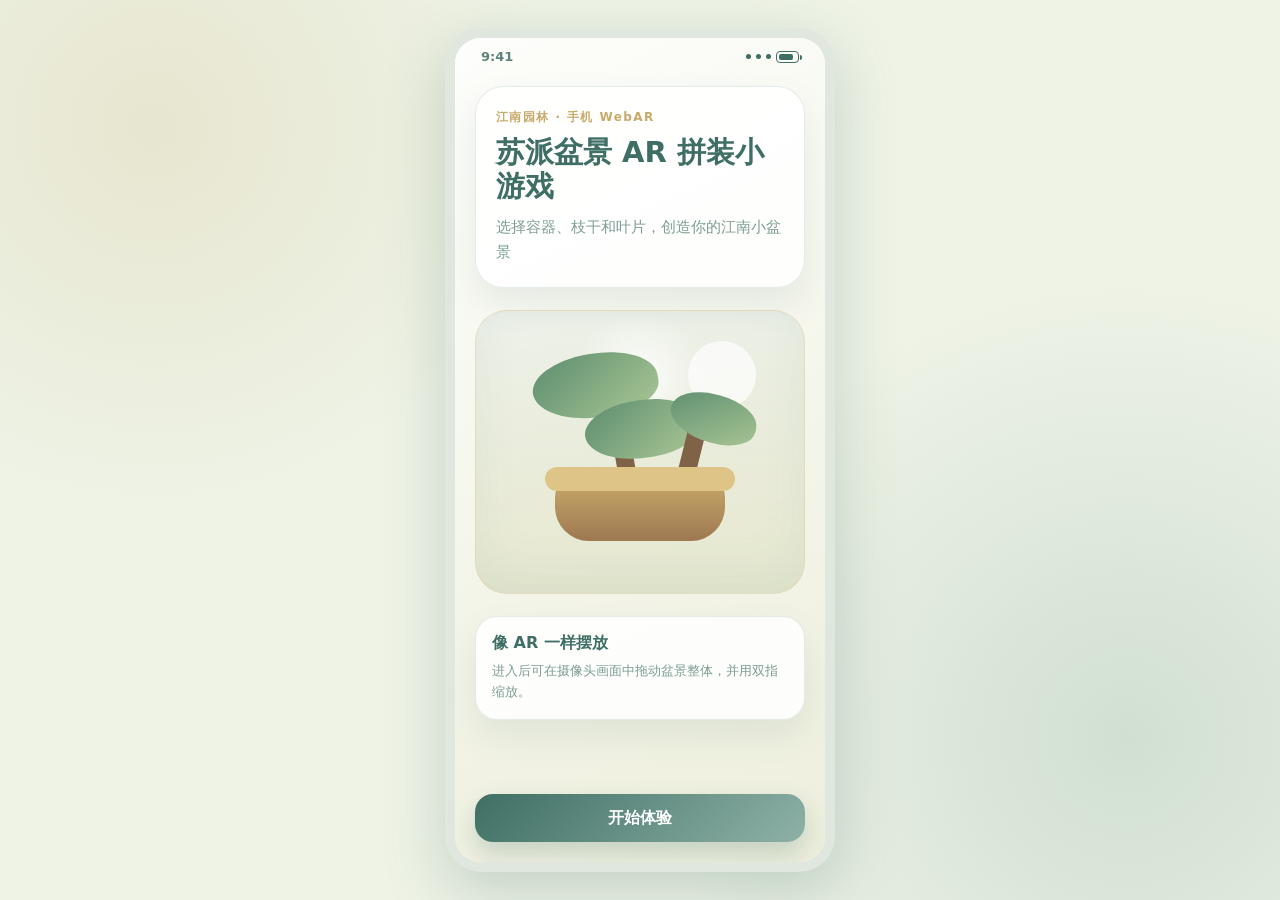
<file: index.html>
<!DOCTYPE html>
<html lang="zh-CN">
<head>
  <meta charset="UTF-8">
  <meta name="viewport" content="width=device-width, initial-scale=1.0, viewport-fit=cover">
  <meta name="theme-color" content="#8EB1A7">
  <title>苏派盆景 AR 拼装小游戏</title>
  <link rel="stylesheet" href="style.css">
</head>
<body>
  <main class="phone-shell" aria-label="苏派盆景 AR 拼装小游戏">
    <div class="app-screen">
      <div class="status-bar" aria-hidden="true">
        <span>9:41</span>
        <span class="status-icons">
          <span></span>
          <span></span>
          <span></span>
          <i></i>
        </span>
      </div>

      <section id="homePage" class="page page-home is-active">
        <div class="home-card">
          <p class="eyebrow">江南园林 · 手机 WebAR</p>
          <h1>苏派盆景 AR 拼装小游戏</h1>
          <p>选择容器、枝干和叶片，创造你的江南小盆景</p>
        </div>

        <div class="home-illustration" aria-hidden="true">
          <div class="sun"></div>
          <div class="illustration-branch branch-left"></div>
          <div class="illustration-branch branch-right"></div>
          <div class="illustration-pot"></div>
        </div>

        <div class="intro-note">
          <strong>像 AR 一样摆放</strong>
          <span>进入后可在摄像头画面中拖动盆景整体，并用双指缩放。</span>
        </div>

        <button id="startExperienceButton" class="primary-button start-button" type="button">开始体验</button>
      </section>

      <section id="gamePage" class="page page-game" aria-label="AR 拼装页面">
        <header class="top-nav">
          <button id="backHomeButton" class="icon-button" type="button" aria-label="返回首页">‹</button>
          <div>
            <strong>AR 拼装</strong>
            <span>拖动或双指缩放盆景整体</span>
          </div>
          <button id="resetPoseButton" class="small-button" type="button">居中</button>
        </header>

        <nav class="stepper" aria-label="拼装步骤">
          <button class="step-pill is-active" data-step="1" type="button">
            <b>1</b>
            <span>选容器</span>
          </button>
          <button class="step-pill" data-step="2" type="button">
            <b>2</b>
            <span>选枝干</span>
          </button>
          <button class="step-pill" data-step="3" type="button">
            <b>3</b>
            <span>选叶片</span>
          </button>
        </nav>

        <section id="cameraPanel" class="camera-panel">
          <video id="cameraVideo" autoplay playsinline muted></video>
          <div id="cameraFallback" class="camera-fallback">
            <strong>请允许摄像头权限</strong>
            <span>如果暂时无法开启，也可以先在预览中完成拼装。</span>
          </div>

          <div id="bonsaiObject" class="bonsai-object" aria-label="可拖动缩放的盆景对象">
            <img id="plantLayer" class="ar-asset plant-layer" alt="植物图层">
            <img id="containerLayer" class="ar-asset container-layer" alt="容器图层">
          </div>

          <p id="cameraMessage" class="camera-message" role="status">请允许摄像头权限，才能体验 AR 盆景拼装。</p>
        </section>

        <section class="choice-panel">
          <div class="choice-header">
            <p id="stepInstruction">请选择一个容器</p>
            <span id="selectionSummary">容器：01</span>
          </div>

          <div id="choiceGrid" class="choice-grid" aria-label="当前步骤素材选项"></div>

          <div class="flow-actions">
            <button id="prevStepButton" class="secondary-button" type="button">上一步</button>
            <button id="nextStepButton" class="primary-button" type="button">下一步：选枝干</button>
            <button id="finishBonsaiButton" class="primary-button is-hidden" type="button">完成我的盆景</button>
          </div>
        </section>
      </section>

      <section id="resultPage" class="page page-result" aria-label="结果页面">
        <div class="result-card">
          <div class="medal">景</div>
          <h2>你的苏派盆景完成啦！</h2>
          <p>你完成了一盆属于自己的江南小盆景。</p>

          <div class="result-preview">
            <div class="result-object">
              <img id="resultPlantLayer" class="result-plant" alt="最终组合植物图">
              <img id="resultContainerLayer" class="result-container" alt="最终容器图">
            </div>
          </div>

          <ul id="resultChoices" class="result-choices"></ul>

          <div class="result-actions">
            <button id="backToKivicubeButton" class="primary-button" type="button">返回 Kivicube 场景</button>
            <button id="remixButton" class="primary-button" type="button">重新搭配</button>
            <button id="resultHomeButton" class="secondary-button" type="button">返回首页</button>
          </div>
        </div>
      </section>
    </div>
  </main>

  <script src="script.js"></script>
</body>
</html>
</file>
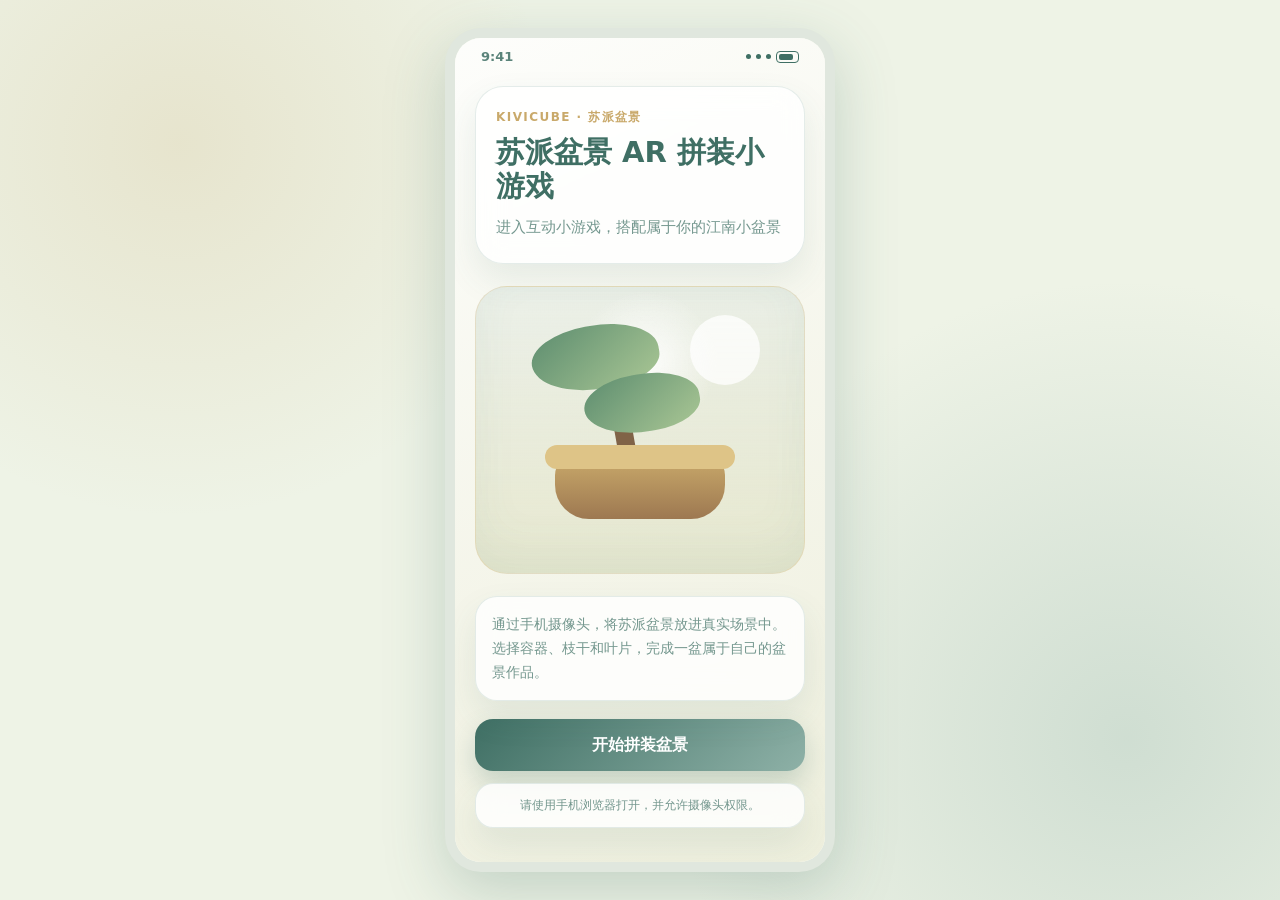
<file: kivicube-entry.html>
<!DOCTYPE html>
<html lang="zh-CN">
<head>
  <meta charset="UTF-8">
  <meta name="viewport" content="width=device-width, initial-scale=1.0, viewport-fit=cover">
  <meta name="theme-color" content="#8EB1A7">
  <title>苏派盆景 AR 拼装小游戏入口</title>
  <style>
    :root {
      --outer-bg: #EEF3E6;
      --card-bg: #F7F8EF;
      --jade: #8EB1A7;
      --deep: #3F6F64;
      --pale: #E5E6CB;
      --gold: #C9A96A;
      --soft-text: rgba(63, 111, 100, 0.72);
    }

    * {
      box-sizing: border-box;
    }

    html,
    body {
      width: 100%;
      min-height: 100%;
      margin: 0;
    }

    body {
      display: grid;
      min-height: 100vh;
      place-items: center;
      overflow: hidden;
      background:
        radial-gradient(circle at 14% 16%, rgba(201, 169, 106, 0.2), transparent 28%),
        radial-gradient(circle at 88% 82%, rgba(142, 177, 167, 0.32), transparent 34%),
        var(--outer-bg);
      color: var(--deep);
      font-family: "PingFang SC", "Microsoft YaHei", "Noto Sans SC", system-ui, sans-serif;
    }

    button {
      min-height: 52px;
      border: 0;
      font: inherit;
      cursor: pointer;
      -webkit-tap-highlight-color: transparent;
    }

    .phone-shell {
      width: 390px;
      height: 844px;
      overflow: hidden;
      border: 10px solid rgba(63, 111, 100, 0.12);
      border-radius: 36px;
      background: var(--card-bg);
      box-shadow: 0 20px 60px rgba(63, 111, 100, 0.25);
    }

    .entry-screen {
      position: relative;
      display: flex;
      width: 100%;
      height: 100%;
      flex-direction: column;
      padding: 48px 20px 22px;
      background:
        linear-gradient(155deg, rgba(255, 255, 255, 0.76), rgba(229, 230, 203, 0.5)),
        var(--card-bg);
    }

    .status-bar {
      position: absolute;
      top: 0;
      left: 0;
      display: flex;
      width: 100%;
      min-height: 34px;
      align-items: center;
      justify-content: space-between;
      padding: 7px 26px 4px;
      color: rgba(63, 111, 100, 0.86);
      font-size: 13px;
      font-weight: 800;
    }

    .status-icons {
      display: inline-flex;
      align-items: center;
      gap: 5px;
    }

    .status-icons span {
      width: 5px;
      height: 5px;
      border-radius: 50%;
      background: var(--deep);
    }

    .status-icons i {
      position: relative;
      width: 23px;
      height: 12px;
      border: 1.5px solid var(--deep);
      border-radius: 4px;
    }

    .status-icons i::before {
      position: absolute;
      top: 2px;
      left: 2px;
      width: 14px;
      height: 6px;
      border-radius: 2px;
      background: var(--deep);
      content: "";
    }

    .hero-card,
    .guide-card,
    .foot-note {
      border: 1px solid rgba(142, 177, 167, 0.24);
      background: rgba(255, 255, 255, 0.82);
      box-shadow: 0 16px 34px rgba(63, 111, 100, 0.1);
      backdrop-filter: blur(14px);
    }

    .hero-card {
      padding: 22px 20px;
      border-radius: 28px;
    }

    .eyebrow {
      margin: 0 0 10px;
      color: var(--gold);
      font-size: 12px;
      font-weight: 900;
      letter-spacing: 0.12em;
    }

    h1,
    p {
      margin-top: 0;
    }

    h1 {
      margin-bottom: 12px;
      color: var(--deep);
      font-size: 29px;
      line-height: 1.16;
    }

    .subtitle {
      margin-bottom: 0;
      color: var(--soft-text);
      font-size: 15px;
      line-height: 1.7;
    }

    .scene {
      position: relative;
      height: 292px;
      margin: 22px 0;
      overflow: hidden;
      border: 1px solid rgba(201, 169, 106, 0.25);
      border-radius: 32px;
      background:
        radial-gradient(circle at 52% 26%, rgba(255, 255, 255, 0.88), transparent 26%),
        linear-gradient(180deg, rgba(142, 177, 167, 0.12), rgba(229, 230, 203, 0.82));
      box-shadow: inset 0 -22px 44px rgba(63, 111, 100, 0.08);
    }

    .moon {
      position: absolute;
      top: 28px;
      right: 44px;
      width: 70px;
      height: 70px;
      border-radius: 50%;
      background: rgba(255, 255, 255, 0.74);
    }

    .branch {
      position: absolute;
      left: 50%;
      bottom: 100px;
      width: 18px;
      height: 132px;
      border-radius: 999px;
      background: #806347;
      transform: translateX(-18px) rotate(-10deg);
      transform-origin: bottom center;
    }

    .branch::before,
    .branch::after {
      position: absolute;
      border-radius: 48% 52% 44% 56%;
      background: linear-gradient(145deg, #5e8e70, #a9c694);
      content: "";
    }

    .branch::before {
      top: -20px;
      left: -70px;
      width: 128px;
      height: 64px;
    }

    .branch::after {
      top: 36px;
      right: -72px;
      width: 116px;
      height: 58px;
    }

    .pot {
      position: absolute;
      bottom: 54px;
      left: 50%;
      width: 170px;
      height: 62px;
      border-radius: 18px 18px 34px 34px;
      background: linear-gradient(180deg, #c9a96a, #9d7851);
      transform: translateX(-50%);
    }

    .pot::before {
      position: absolute;
      top: -12px;
      left: -10px;
      width: 190px;
      height: 24px;
      border-radius: 999px;
      background: #dec487;
      content: "";
    }

    .guide-card {
      margin-bottom: auto;
      padding: 16px;
      border-radius: 22px;
    }

    .guide-card p {
      margin-bottom: 0;
      color: var(--soft-text);
      font-size: 14px;
      line-height: 1.7;
    }

    .primary-button {
      width: 100%;
      margin-top: 18px;
      border-radius: 18px;
      background: linear-gradient(135deg, var(--deep), var(--jade));
      color: #fff;
      font-weight: 900;
      box-shadow: 0 12px 26px rgba(63, 111, 100, 0.24);
      transition: transform 0.18s ease, box-shadow 0.18s ease;
    }

    .primary-button:active {
      transform: scale(0.98);
    }

    .foot-note {
      margin-top: 12px;
      padding: 12px 14px;
      border-radius: 18px;
      color: var(--soft-text);
      font-size: 12px;
      line-height: 1.55;
      text-align: center;
    }

    @media (max-width: 430px) {
      body {
        background: var(--card-bg);
      }

      .phone-shell {
        width: 100vw;
        height: 100vh;
        border: 0;
        border-radius: 0;
        box-shadow: none;
      }
    }
  </style>
</head>
<body>
  <main class="phone-shell" aria-label="Kivicube 跳转入口">
    <section class="entry-screen">
      <div class="status-bar" aria-hidden="true">
        <span>9:41</span>
        <span class="status-icons">
          <span></span>
          <span></span>
          <span></span>
          <i></i>
        </span>
      </div>

      <div class="hero-card">
        <p class="eyebrow">KIVICUBE · 苏派盆景</p>
        <h1>苏派盆景 AR 拼装小游戏</h1>
        <p class="subtitle">进入互动小游戏，搭配属于你的江南小盆景</p>
      </div>

      <div class="scene" aria-hidden="true">
        <div class="moon"></div>
        <div class="branch"></div>
        <div class="pot"></div>
      </div>

      <div class="guide-card">
        <p>通过手机摄像头，将苏派盆景放进真实场景中。选择容器、枝干和叶片，完成一盆属于自己的盆景作品。</p>
      </div>

      <button id="openGameButton" class="primary-button" type="button">开始拼装盆景</button>
      <p class="foot-note">请使用手机浏览器打开，并允许摄像头权限。</p>
    </section>
  </main>

  <script>
    const GAME_URL = "https://zsh1227.github.io/suzhou-bonsai-ar-game/";

    document.querySelector("#openGameButton").addEventListener("click", () => {
      window.location.href = GAME_URL;
    });
  </script>
</body>
</html>
</file>
<file: style.css>
:root {
  --outer-bg: #EEF3E6;
  --screen-bg: #F7F8EF;
  --jade: #8EB1A7;
  --deep: #3F6F64;
  --pale: #E5E6CB;
  --gold: #C9A96A;
  --success: #6FAE75;
  --danger: #D96C6C;
  --card: rgba(255, 255, 255, 0.86);
  --soft-text: rgba(63, 111, 100, 0.68);
}

* {
  box-sizing: border-box;
}

html,
body {
  width: 100%;
  min-height: 100%;
  margin: 0;
}

body {
  display: grid;
  min-height: 100vh;
  place-items: center;
  overflow: hidden;
  background:
    radial-gradient(circle at 12% 14%, rgba(201, 169, 106, 0.18), transparent 28%),
    radial-gradient(circle at 88% 82%, rgba(142, 177, 167, 0.3), transparent 34%),
    var(--outer-bg);
  color: var(--deep);
  font-family: "PingFang SC", "Microsoft YaHei", "Noto Sans SC", system-ui, sans-serif;
}

button {
  min-height: 48px;
  border: 0;
  font: inherit;
  cursor: pointer;
  -webkit-tap-highlight-color: transparent;
}

img,
video {
  user-select: none;
  -webkit-user-drag: none;
}

.phone-shell {
  width: 390px;
  height: 844px;
  overflow: hidden;
  border: 10px solid rgba(63, 111, 100, 0.12);
  border-radius: 36px;
  background: var(--screen-bg);
  box-shadow: 0 20px 60px rgba(63, 111, 100, 0.25);
}

.app-screen {
  position: relative;
  width: 100%;
  height: 100%;
  overflow: hidden;
  background:
    linear-gradient(155deg, rgba(255, 255, 255, 0.76), rgba(229, 230, 203, 0.52)),
    var(--screen-bg);
}

.status-bar {
  position: absolute;
  z-index: 30;
  top: 0;
  left: 0;
  display: flex;
  width: 100%;
  min-height: 34px;
  align-items: center;
  justify-content: space-between;
  padding: 7px 26px 4px;
  color: rgba(63, 111, 100, 0.86);
  font-size: 13px;
  font-weight: 800;
  pointer-events: none;
}

.status-icons {
  display: inline-flex;
  align-items: center;
  gap: 5px;
}

.status-icons span {
  width: 5px;
  height: 5px;
  border-radius: 50%;
  background: var(--deep);
}

.status-icons i {
  position: relative;
  width: 23px;
  height: 12px;
  border: 1.5px solid var(--deep);
  border-radius: 4px;
}

.status-icons i::before {
  position: absolute;
  top: 2px;
  left: 2px;
  width: 14px;
  height: 6px;
  border-radius: 2px;
  background: var(--deep);
  content: "";
}

.status-icons i::after {
  position: absolute;
  top: 3px;
  right: -4px;
  width: 2px;
  height: 5px;
  border-radius: 0 2px 2px 0;
  background: var(--deep);
  content: "";
}

.page {
  position: absolute;
  inset: 0;
  display: none;
  flex-direction: column;
  overflow: hidden;
  padding: 48px 20px 20px;
  animation: pageIn 0.28s ease both;
}

.page.is-active {
  display: flex;
}

@keyframes pageIn {
  from {
    opacity: 0;
    transform: translateY(12px);
  }
  to {
    opacity: 1;
    transform: translateY(0);
  }
}

.home-card,
.intro-note,
.choice-panel,
.result-card {
  border: 1px solid rgba(142, 177, 167, 0.24);
  background: var(--card);
  box-shadow: 0 16px 34px rgba(63, 111, 100, 0.1);
}

.home-card {
  padding: 22px 20px;
  border-radius: 28px;
}

.eyebrow {
  margin: 0 0 10px;
  color: var(--gold);
  font-size: 12px;
  font-weight: 900;
  letter-spacing: 0.12em;
}

h1,
h2,
p {
  margin-top: 0;
}

.home-card h1 {
  margin-bottom: 12px;
  font-size: 29px;
  line-height: 1.16;
}

.home-card p:last-child,
.intro-note span,
.result-card p {
  color: var(--soft-text);
  line-height: 1.65;
}

.home-card p:last-child {
  margin-bottom: 0;
  font-size: 15px;
}

.home-illustration {
  position: relative;
  height: 284px;
  margin: 22px 0;
  overflow: hidden;
  border: 1px solid rgba(201, 169, 106, 0.25);
  border-radius: 32px;
  background:
    radial-gradient(circle at 50% 24%, rgba(255, 255, 255, 0.86), transparent 25%),
    linear-gradient(180deg, rgba(142, 177, 167, 0.1), rgba(229, 230, 203, 0.8));
  box-shadow: inset 0 -22px 44px rgba(63, 111, 100, 0.08);
}

.sun {
  position: absolute;
  top: 30px;
  right: 48px;
  width: 68px;
  height: 68px;
  border-radius: 50%;
  background: rgba(255, 255, 255, 0.72);
}

.illustration-branch {
  position: absolute;
  left: 50%;
  bottom: 98px;
  width: 18px;
  border-radius: 999px;
  background: #806347;
  transform-origin: bottom center;
}

.illustration-branch::before,
.illustration-branch::after {
  position: absolute;
  border-radius: 48% 52% 44% 56%;
  background: linear-gradient(145deg, #5e8e70, #a9c694);
  content: "";
}

.branch-left {
  height: 126px;
  transform: translateX(-18px) rotate(-10deg);
}

.branch-left::before {
  top: -20px;
  left: -70px;
  width: 126px;
  height: 64px;
}

.branch-left::after {
  top: 34px;
  right: -70px;
  width: 114px;
  height: 58px;
}

.branch-right {
  height: 92px;
  transform: translateX(32px) rotate(14deg);
}

.branch-right::before {
  top: -14px;
  right: -48px;
  width: 88px;
  height: 48px;
}

.illustration-pot {
  position: absolute;
  bottom: 52px;
  left: 50%;
  width: 170px;
  height: 62px;
  border-radius: 18px 18px 34px 34px;
  background: linear-gradient(180deg, #c9a96a, #9d7851);
  transform: translateX(-50%);
}

.illustration-pot::before {
  position: absolute;
  top: -12px;
  left: -10px;
  width: 190px;
  height: 24px;
  border-radius: 999px;
  background: #dec487;
  content: "";
}

.intro-note {
  display: grid;
  gap: 6px;
  margin-bottom: auto;
  padding: 16px;
  border-radius: 22px;
}

.intro-note span {
  font-size: 13px;
}

.primary-button,
.secondary-button,
.small-button,
.icon-button {
  border-radius: 18px;
  font-weight: 900;
  transition: transform 0.18s ease, box-shadow 0.18s ease, opacity 0.18s ease;
}

.primary-button {
  background: linear-gradient(135deg, var(--deep), var(--jade));
  color: #fff;
  box-shadow: 0 12px 26px rgba(63, 111, 100, 0.24);
}

.secondary-button {
  background: rgba(229, 230, 203, 0.84);
  color: var(--deep);
}

.start-button {
  width: 100%;
  margin-top: 18px;
}

button:active {
  transform: scale(0.98);
}

.top-nav {
  display: grid;
  grid-template-columns: 48px 1fr 62px;
  gap: 10px;
  align-items: center;
  margin-bottom: 10px;
}

.top-nav div {
  display: grid;
  gap: 2px;
  text-align: center;
}

.top-nav span {
  color: var(--soft-text);
  font-size: 11px;
}

.icon-button,
.small-button {
  background: rgba(255, 255, 255, 0.78);
  color: var(--deep);
  box-shadow: 0 8px 18px rgba(63, 111, 100, 0.12);
}

.icon-button {
  width: 48px;
  padding: 0;
  border-radius: 16px;
  font-size: 30px;
  line-height: 1;
}

.small-button {
  min-height: 42px;
  font-size: 13px;
}

.stepper {
  display: grid;
  grid-template-columns: repeat(3, 1fr);
  gap: 8px;
  margin-bottom: 10px;
}

.step-pill {
  display: grid;
  min-height: 48px;
  grid-template-columns: 24px 1fr;
  gap: 5px;
  align-items: center;
  padding: 7px 9px;
  border-radius: 999px;
  background: rgba(255, 255, 255, 0.76);
  color: var(--soft-text);
  font-size: 12px;
  font-weight: 900;
}

.step-pill b {
  display: grid;
  width: 24px;
  height: 24px;
  place-items: center;
  border-radius: 50%;
  background: rgba(229, 230, 203, 0.92);
}

.step-pill.is-active {
  background: linear-gradient(135deg, var(--jade), #b1cbc1);
  color: #fff;
  box-shadow: 0 10px 20px rgba(63, 111, 100, 0.16);
}

.step-pill.is-active b {
  background: rgba(255, 255, 255, 0.28);
}

.camera-panel {
  position: relative;
  flex: 1 1 auto;
  min-height: 0;
  overflow: hidden;
  border: 1px solid rgba(142, 177, 167, 0.28);
  border-radius: 28px;
  background: #dbe7dc;
  box-shadow: 0 18px 36px rgba(63, 111, 100, 0.12);
  touch-action: none;
}

#cameraVideo,
.camera-fallback {
  position: absolute;
  inset: 0;
}

#cameraVideo {
  z-index: 1;
  width: 100%;
  height: 100%;
  object-fit: cover;
  transform: scaleX(-1);
}

.camera-fallback {
  z-index: 2;
  display: grid;
  place-items: center;
  padding: 30px;
  text-align: center;
  background:
    radial-gradient(circle at 50% 32%, rgba(255, 255, 255, 0.82), transparent 28%),
    linear-gradient(145deg, rgba(142, 177, 167, 0.44), rgba(229, 230, 203, 0.76));
}

.camera-fallback strong,
.camera-fallback span {
  display: block;
}

.camera-fallback strong {
  font-size: 17px;
}

.camera-fallback span {
  max-width: 230px;
  margin-top: 10px;
  color: var(--soft-text);
  font-size: 13px;
  line-height: 1.6;
}

.bonsai-object {
  position: absolute;
  z-index: 5;
  left: 50%;
  top: 56%;
  width: 300px;
  height: 360px;
  pointer-events: auto;
  touch-action: none;
  transform-origin: center center;
  will-change: transform;
}

.ar-asset {
  position: absolute;
  left: 50%;
  display: none;
  max-width: 100%;
  object-fit: contain;
  filter: drop-shadow(0 14px 18px rgba(35, 64, 57, 0.24));
  transform: translateX(-50%);
  pointer-events: none;
}

.ar-asset.is-visible {
  display: block;
}

.plant-layer {
  z-index: 2;
  bottom: 72px;
  width: 88%;
}

.container-layer {
  z-index: 3;
  bottom: 18px;
  width: 58%;
}

.camera-message {
  position: absolute;
  right: 12px;
  bottom: 12px;
  left: 12px;
  z-index: 8;
  margin: 0;
  padding: 10px 12px;
  border-radius: 16px;
  background: rgba(255, 255, 255, 0.82);
  color: var(--deep);
  font-size: 12px;
  line-height: 1.45;
  backdrop-filter: blur(10px);
  pointer-events: none;
}

.camera-message.is-error {
  color: #9c3f3f;
  background: rgba(255, 241, 239, 0.92);
}

.camera-message.is-success {
  color: #427a47;
  background: rgba(240, 249, 237, 0.92);
}

.choice-panel {
  margin-top: 12px;
  padding: 14px;
  border-radius: 24px;
}

.choice-header {
  display: flex;
  align-items: flex-start;
  justify-content: space-between;
  gap: 10px;
  margin-bottom: 10px;
}

.choice-header p {
  margin: 0;
  color: var(--deep);
  font-size: 15px;
  font-weight: 900;
}

.choice-header span {
  flex: 0 0 auto;
  padding: 5px 8px;
  border-radius: 999px;
  background: rgba(229, 230, 203, 0.84);
  color: var(--soft-text);
  font-size: 11px;
  font-weight: 900;
}

.choice-grid {
  display: grid;
  grid-template-columns: repeat(3, 1fr);
  gap: 9px;
}

.choice-button {
  display: grid;
  min-height: 80px;
  grid-template-rows: 1fr auto;
  gap: 4px;
  align-items: center;
  padding: 8px;
  border: 1.5px solid rgba(142, 177, 167, 0.28);
  border-radius: 18px;
  background: linear-gradient(145deg, #fff, #eef0dc);
  color: var(--deep);
  font-size: 12px;
  font-weight: 900;
}

.choice-button img {
  max-width: 100%;
  max-height: 48px;
  object-fit: contain;
  filter: drop-shadow(0 5px 8px rgba(63, 111, 100, 0.14));
}

.choice-button.is-active {
  border-color: var(--gold);
  box-shadow: 0 10px 18px rgba(201, 169, 106, 0.22);
}

.flow-actions {
  display: grid;
  grid-template-columns: 0.78fr 1.22fr;
  gap: 9px;
  margin-top: 10px;
}

.flow-actions .primary-button.is-hidden,
.is-hidden {
  display: none;
}

.page-result {
  justify-content: center;
}

.result-card {
  padding: 22px;
  border-radius: 30px;
  text-align: center;
}

.medal {
  display: grid;
  width: 76px;
  height: 76px;
  place-items: center;
  margin: 0 auto 14px;
  border-radius: 28px;
  background: linear-gradient(145deg, var(--gold), #e2ca8d);
  color: #fff;
  font-size: 32px;
  font-weight: 900;
  box-shadow: 0 12px 24px rgba(201, 169, 106, 0.28);
}

.result-card h2 {
  margin-bottom: 8px;
  font-size: 24px;
}

.result-card p {
  margin-bottom: 16px;
  font-size: 14px;
}

.result-preview {
  position: relative;
  height: 292px;
  margin-bottom: 16px;
  overflow: hidden;
  border-radius: 26px;
  background:
    radial-gradient(circle at 50% 30%, rgba(255, 255, 255, 0.9), transparent 30%),
    linear-gradient(180deg, rgba(142, 177, 167, 0.2), rgba(229, 230, 203, 0.74));
}

.result-object {
  position: absolute;
  left: 50%;
  top: 54%;
  width: 280px;
  height: 340px;
  transform: translate(-50%, -50%) scale(0.9);
  transform-origin: center center;
}

.result-object img {
  position: absolute;
  left: 50%;
  display: block;
  max-width: 100%;
  object-fit: contain;
  filter: drop-shadow(0 14px 18px rgba(35, 64, 57, 0.22));
  transform: translateX(-50%);
}

.result-plant {
  z-index: 2;
  bottom: 72px;
  width: 88%;
}

.result-container {
  z-index: 3;
  bottom: 18px;
  width: 58%;
}

.result-choices {
  display: grid;
  grid-template-columns: repeat(3, 1fr);
  gap: 8px;
  margin: 0 0 16px;
  padding: 0;
  list-style: none;
}

.result-choices li {
  padding: 9px 8px;
  border-radius: 16px;
  background: rgba(229, 230, 203, 0.66);
  color: var(--deep);
  font-size: 13px;
  font-weight: 900;
}

.result-actions {
  display: grid;
  gap: 10px;
}

@media (max-width: 430px) {
  body {
    background: var(--screen-bg);
  }

  .phone-shell {
    width: 100vw;
    height: 100vh;
    border: 0;
    border-radius: 0;
    box-shadow: none;
  }
}
</file>
